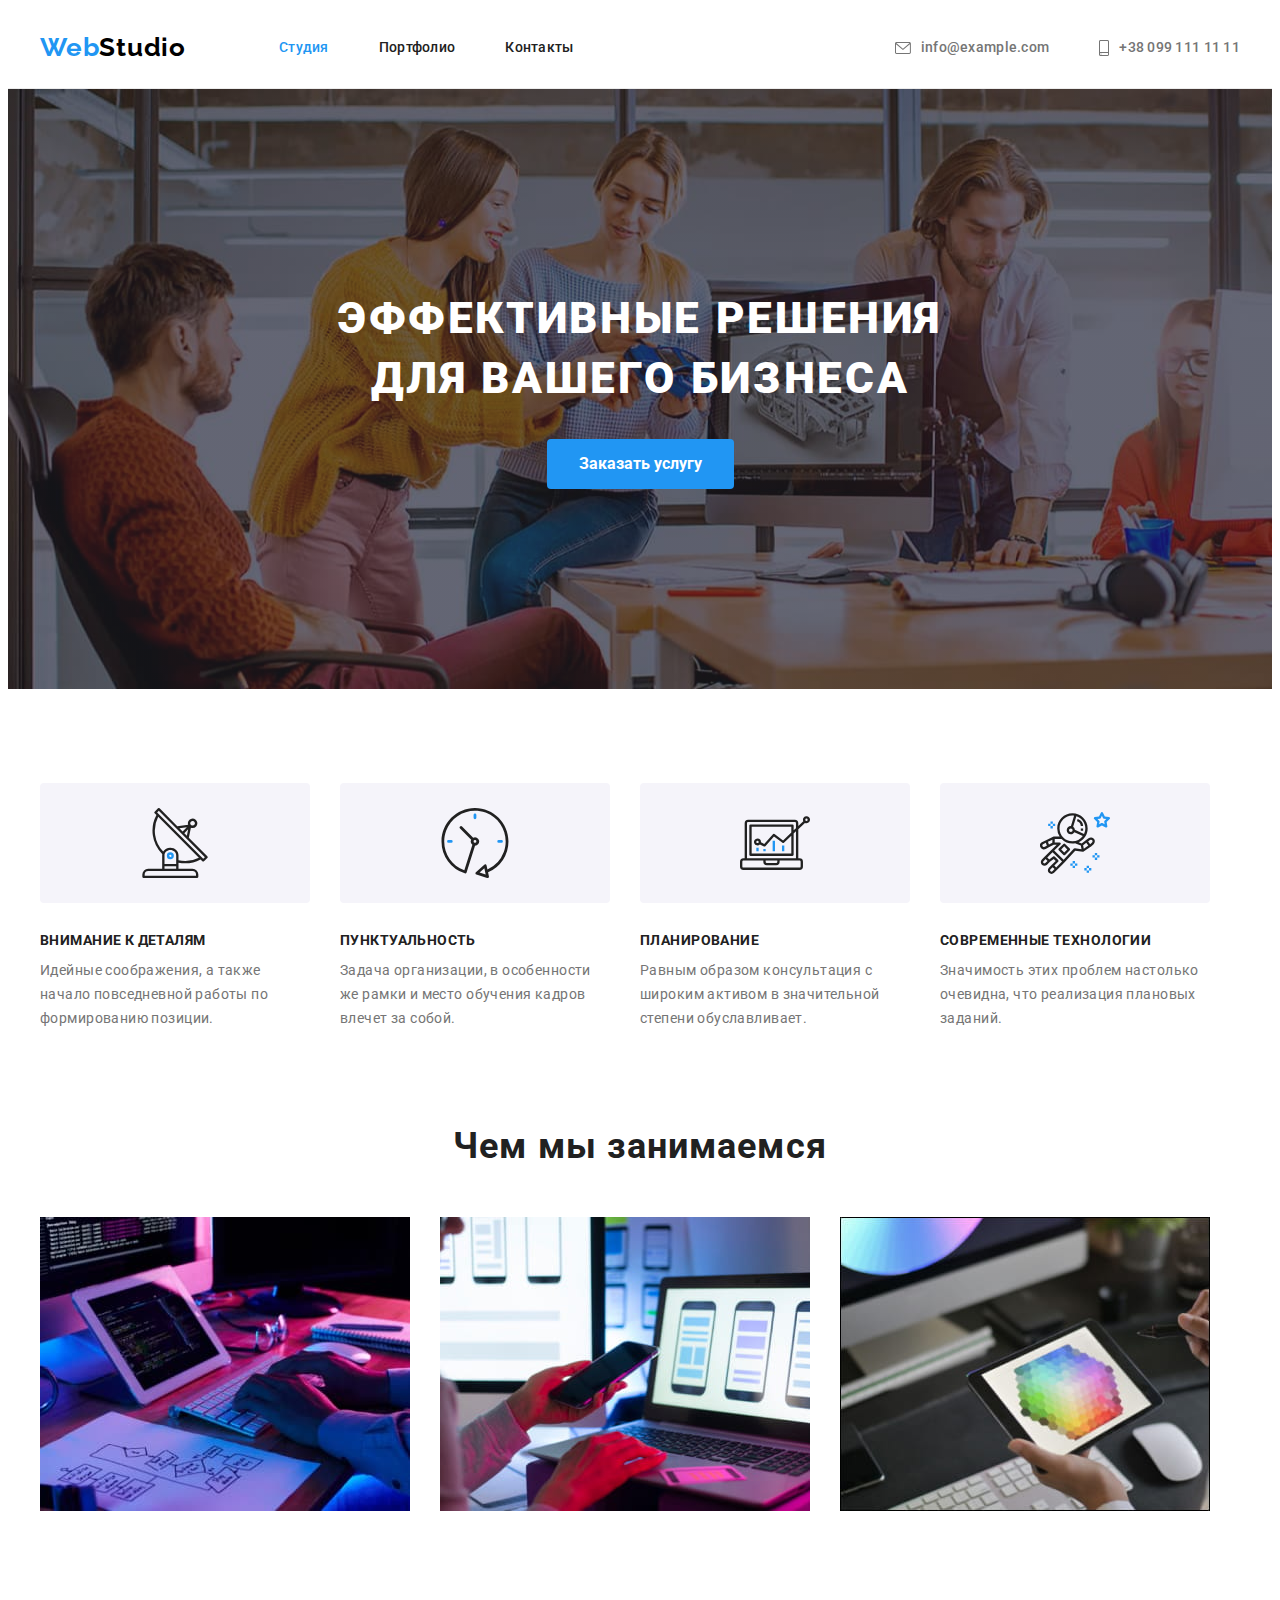
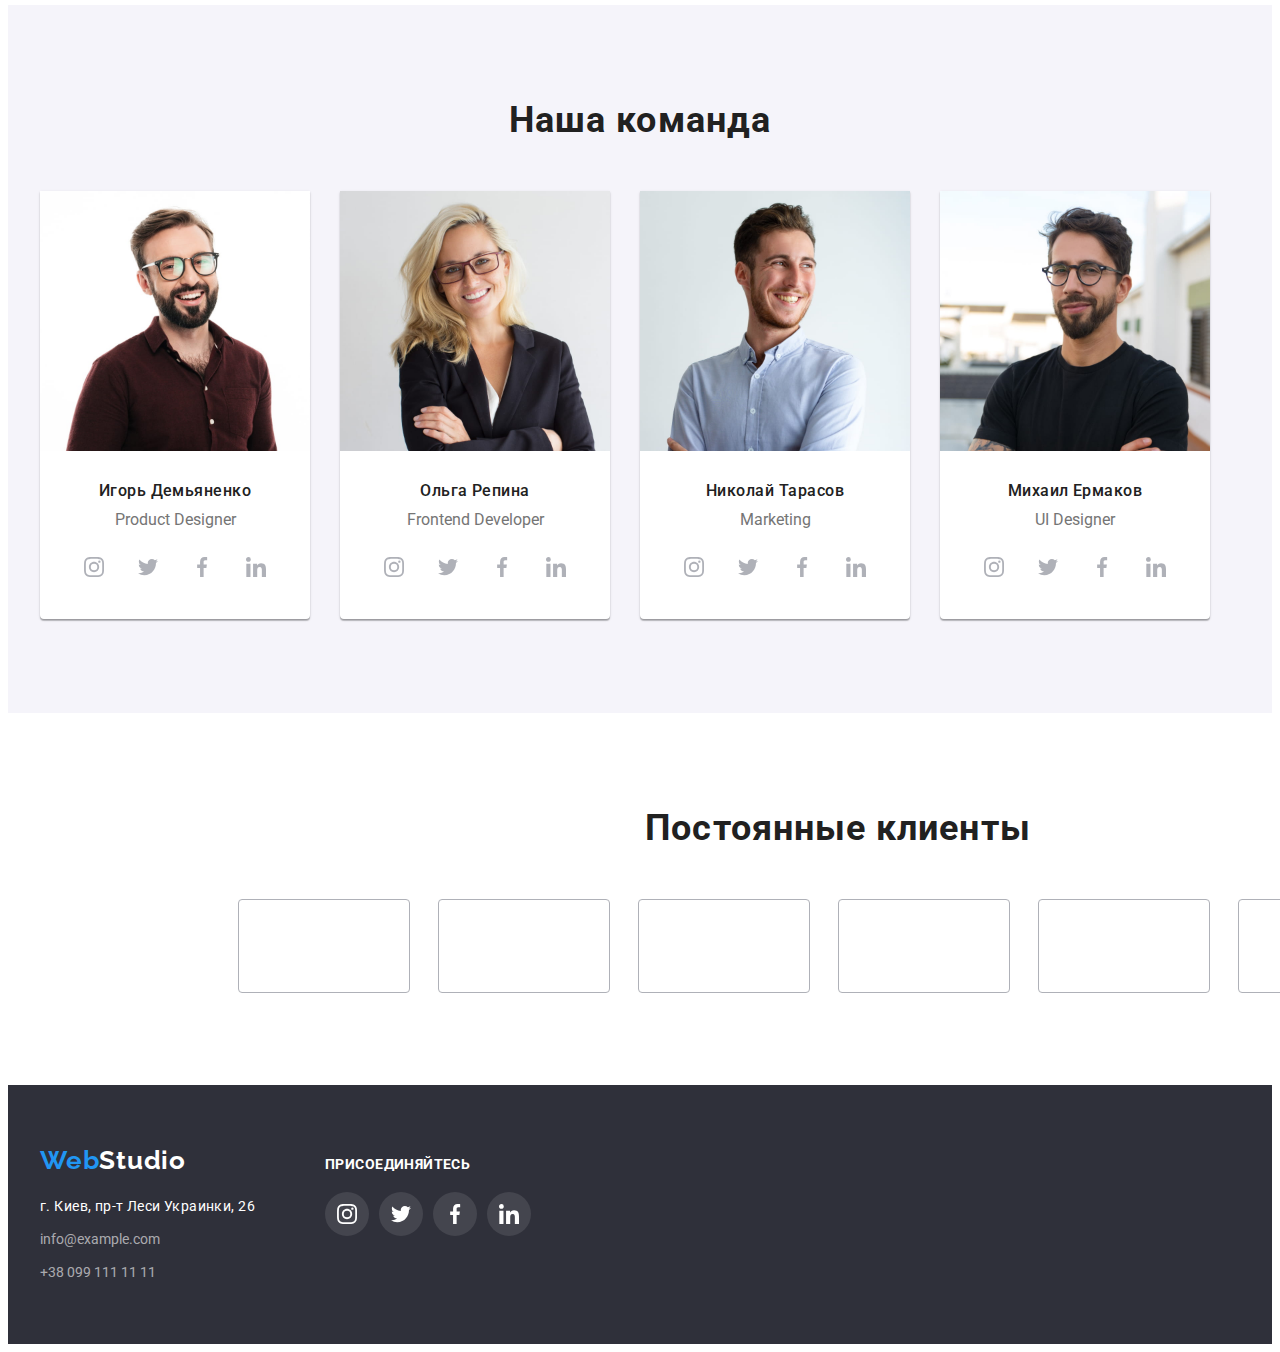
<file: index.html>
<!DOCTYPE html>
<html lang="ru">
  <head>
    <meta charset="UTF-8" />
    <meta http-equiv="X-UA-Compatible" content="IE=edge" />
    <meta name="viewport" content="width=device-width, initial-scale=1.0" />
    <title>Студия</title>
    <link rel="preconnect" href="https://fonts.googleapis.com" />
    <link rel="preconnect" href="https://fonts.gstatic.com" crossorigin />
    <link
      href="https://fonts.googleapis.com/css2?family=Raleway:wght@700&family=Roboto:wght@400;500;700;900&display=swap"
      rel="stylesheet"
    />
    <link
      rel="stylesheet"
      href="https://cdnjs.cloudflare.com/ajax/libs/modern-normalize/1.1.0/modern-normalize.min.css"
      integrity="sha512-wpPYUAdjBVSE4KJnH1VR1HeZfpl1ub8YT/NKx4PuQ5NmX2tKuGu6U/JRp5y+Y8XG2tV+wKQpNHVUX03MfMFn9Q=="
      crossorigin="anonymous"
      referrerpolicy="no-referrer"
    />
    <link rel="stylesheet" href="./css/styles.css" />
  </head>
  <body>
    <!-- Header -->

    <header class="header">
      <div class="container header-container">
        <nav class="navigation">
          <a class="logo link" href="">Web<span class="logo-black">Studio</span></a>
          <ul class="list nav-list">
            <li><a class="item link current" href="">Студия</a></li>
            <li><a class="item link" href="./portfolio.html">Портфолио</a></li>
            <li><a class="item link" href="">Контакты</a></li>
          </ul>
        </nav>
        <ul class="contacts list">
          <li>
            <a class="item link" href="mailto:info@example.com">
              <svg class="header-icon" width="16" height="12">
                <use href="./images/sprite.svg#envelope"></use>
              </svg>
              info@example.com</a
            >
          </li>
          <li>
            <a class="item link" href="tel:+380991111111">
              <svg class="header-icon" width="10" height="16">
                <use href="./images/sprite.svg#smartphone"></use>
              </svg>
              +38 099 111 11 11</a
            >
          </li>
        </ul>
      </div>
    </header>
    <main>
      <!-- Hero -->

      <section class="hero">
        <div class="container">
          <h1 class="title">Эффективные решения для вашего бизнеса</h1>
          <button class="btn" type="button">Заказать услугу</button>
        </div>
      </section>

      <!-- Peculiarities  -->
      <section class="peculiarities section">
        <div class="container">
          <h2 class="peculiarities visually-hidden">Особенности</h2>
          <ul class="list peculiarities-group">
            <li class="item">
              <div class="icon-container">
                <svg class="icon" width="70" height="70">
                  <use href="./images/sprite.svg#antenna"></use>
                </svg>
              </div>
              <h3 class="title">Внимание к деталям</h3>
              <p class="text">
                Идейные соображения, а также начало повседневной работы по формированию позиции.
              </p>
            </li>
            <li class="item">
              <div class="icon-container">
                <svg class="icon" width="70" height="70">
                  <use href="./images/sprite.svg#clock"></use>
                </svg>
              </div>
              <h3 class="title">Пунктуальность</h3>
              <p class="text">
                Задача организации, в особенности же рамки и место обучения кадров влечет за собой.
              </p>
            </li>
            <li class="item">
              <div class="icon-container">
                <svg class="icon" width="70" height="70">
                  <use href="./images/sprite.svg#diagram"></use>
                </svg>
              </div>
              <h3 class="title">Планирование</h3>
              <p class="text">
                Равным образом консультация с широким активом в значительной степени обуславливает.
              </p>
            </li>
            <li class="item">
              <div class="icon-container">
                <svg class="icon" width="70" height="70">
                  <use href="./images/sprite.svg#astronaut"></use>
                </svg>
              </div>
              <h3 class="title">Современные технологии</h3>
              <p class="text">
                Значимость этих проблем настолько очевидна, что реализация плановых заданий.
              </p>
            </li>
          </ul>
        </div>
      </section>

      <!-- What-doing  -->

      <section class="what-doing section">
        <div class="container">
          <h2 class="title">Чем мы занимаемся</h2>
          <ul class="list what-doing-group">
            <li class="item">
              <img src="./images/mainpage-img/box1.jpg" alt="Набор текста" width="370" />
            </li>
            <li class="item">
              <img
                src="./images/mainpage-img/box2.jpg"
                alt="Синхронизация с телефоном"
                width="370"
              />
            </li>
            <li class="item">
              <img src="./images/mainpage-img/box3.jpg" alt="Результат на экране" width="370" />
            </li>
          </ul>
        </div>
      </section>

      <!-- Team  -->

      <section class="team section">
        <div class="container">
          <h2 class="title">Наша команда</h2>
          <ul class="list team-group">
            <li class="item">
              <img
                src="./images/mainpage-img/teamcard1.jpg"
                alt="фото Игорь Демьяненко"
                width="270"
              />
              <div class="subtext">
                <h3 class="subtitle">Игорь Демьяненко</h3>
                <p class="text" lang="en">Product Designer</p>
                <ul class="socials list">
                  <li class="socials-item">
                    <a
                      class="socials-link link"
                      href=""
                      target="_blank"
                      rel="noopener noreferrer"
                      aria-label="иконка Instagram"
                    >
                      <svg class="socials-icon" width="20" height="20">
                        <use href="./images/sprite.svg#instagram"></use>
                      </svg>
                    </a>
                  </li>
                  <li class="socials-item">
                    <a
                      class="socials-link link"
                      href=""
                      target="_blank"
                      rel="noopener noreferrer"
                      aria-label="иконка Twitter"
                    >
                      <svg class="socials-icon" width="20" height="20">
                        <use href="./images/sprite.svg#twitter"></use>
                      </svg>
                    </a>
                  </li>
                  <li class="socials-item">
                    <a
                      class="socials-link link"
                      href=""
                      target="_blank"
                      rel="noopener noreferrer"
                      aria-label="иконка Facebook"
                    >
                      <svg class="socials-icon" width="20" height="20">
                        <use href="./images/sprite.svg#facebook"></use>
                      </svg>
                    </a>
                  </li>
                  <li class="socials-item">
                    <a
                      class="socials-link link"
                      href=""
                      target="_blank"
                      rel="noopener noreferrer"
                      aria-label="иконка Linkedin"
                    >
                      <svg class="socials-icon" width="20" height="20">
                        <use href="./images/sprite.svg#linkedin"></use>
                      </svg>
                    </a>
                  </li>
                </ul>
              </div>
            </li>
            <li class="item">
              <img src="./images/mainpage-img/teamcard2.jpg" alt="фото Ольга Репина" width="270" />
              <div class="subtext">
                <h3 class="subtitle">Ольга Репина</h3>
                <p class="text" lang="en">Frontend Developer</p>
                <ul class="socials list">
                  <li class="socials-item">
                    <a
                      class="socials-link link"
                      href=""
                      target="_blank"
                      rel="noopener noreferrer"
                      aria-label="иконка Instagram"
                    >
                      <svg class="socials-icon" width="20" height="20">
                        <use href="./images/sprite.svg#instagram"></use>
                      </svg>
                    </a>
                  </li>
                  <li class="socials-item">
                    <a
                      class="socials-link link"
                      href=""
                      target="_blank"
                      rel="noopener noreferrer"
                      aria-label="иконка Twitter"
                    >
                      <svg class="socials-icon" width="20" height="20">
                        <use href="./images/sprite.svg#twitter"></use>
                      </svg>
                    </a>
                  </li>
                  <li class="socials-item">
                    <a
                      class="socials-link link"
                      href=""
                      target="_blank"
                      rel="noopener noreferrer"
                      aria-label="иконка Facebook"
                    >
                      <svg class="socials-icon" width="20" height="20">
                        <use href="./images/sprite.svg#facebook"></use>
                      </svg>
                    </a>
                  </li>
                  <li class="socials-item">
                    <a
                      class="socials-link link"
                      href=""
                      target="_blank"
                      rel="noopener noreferrer"
                      aria-label="иконка Linkedin"
                    >
                      <svg class="socials-icon" width="20" height="20">
                        <use href="./images/sprite.svg#linkedin"></use>
                      </svg>
                    </a>
                  </li>
                </ul>
              </div>
            </li>
            <li class="item">
              <img
                src="./images/mainpage-img/teamcard3.jpg"
                alt="фото Николай Тарасов"
                width="270"
              />
              <div class="subtext">
                <h3 class="subtitle">Николай Тарасов</h3>
                <p class="text" lang="en">Marketing</p>
                <ul class="socials list">
                  <li class="socials-item">
                    <a
                      class="socials-link link"
                      href=""
                      target="_blank"
                      rel="noopener noreferrer"
                      aria-label="иконка Instagram"
                    >
                      <svg class="socials-icon" width="20" height="20">
                        <use href="./images/sprite.svg#instagram"></use>
                      </svg>
                    </a>
                  </li>
                  <li class="socials-item">
                    <a
                      class="socials-link link"
                      href=""
                      target="_blank"
                      rel="noopener noreferrer"
                      aria-label="иконка Twitter"
                    >
                      <svg class="socials-icon" width="20" height="20">
                        <use href="./images/sprite.svg#twitter"></use>
                      </svg>
                    </a>
                  </li>
                  <li class="socials-item">
                    <a
                      class="socials-link link"
                      href=""
                      target="_blank"
                      rel="noopener noreferrer"
                      aria-label="иконка Facebook"
                    >
                      <svg class="socials-icon" width="20" height="20">
                        <use href="./images/sprite.svg#facebook"></use>
                      </svg>
                    </a>
                  </li>
                  <li class="socials-item">
                    <a
                      class="socials-link link"
                      href=""
                      target="_blank"
                      rel="noopener noreferrer"
                      aria-label="иконка Linkedin"
                    >
                      <svg class="socials-icon" width="20" height="20">
                        <use href="./images/sprite.svg#linkedin"></use>
                      </svg>
                    </a>
                  </li>
                </ul>
              </div>
            </li>
            <li class="item">
              <img
                src="./images/mainpage-img/teamcard4.jpg"
                alt="фото Михаил Ермаков"
                width="270"
              />
              <div class="subtext">
                <h3 class="subtitle">Михаил Ермаков</h3>
                <p class="text" lang="en">UI Designer</p>
                <ul class="socials list">
                  <li class="socials-item">
                    <a
                      class="socials-link link"
                      href=""
                      target="_blank"
                      rel="noopener noreferrer"
                      aria-label="иконка Instagram"
                    >
                      <svg class="socials-icon" width="20" height="20">
                        <use href="./images/sprite.svg#instagram"></use>
                      </svg>
                    </a>
                  </li>
                  <li class="socials-item">
                    <a
                      class="socials-link link"
                      href=""
                      target="_blank"
                      rel="noopener noreferrer"
                      aria-label="иконка Twitter"
                    >
                      <svg class="socials-icon" width="20" height="20">
                        <use href="./images/sprite.svg#twitter"></use>
                      </svg>
                    </a>
                  </li>
                  <li class="socials-item">
                    <a
                      class="socials-link link"
                      href=""
                      target="_blank"
                      rel="noopener noreferrer"
                      aria-label="иконка Facebook"
                    >
                      <svg class="socials-icon" width="20" height="20">
                        <use href="./images/sprite.svg#facebook"></use>
                      </svg>
                    </a>
                  </li>
                  <li class="socials-item">
                    <a
                      class="socials-link link"
                      href=""
                      target="_blank"
                      rel="noopener noreferrer"
                      aria-label="иконка Linkedin"
                    >
                      <svg class="socials-icon" width="20" height="20">
                        <use href="./images/sprite.svg#linkedin"></use>
                      </svg>
                    </a>
                  </li>
                </ul>
              </div>
            </li>
          </ul>
        </div>
      </section>

      <!-- Regular customers  -->
      <section class="customers">
        <div class="container">
          <h2 class="title">Постоянные клиенты</h2>
          <ul class="list">
            <li class="item">
              <a class="link" href="">
                <svg class="customers-icon" width="106" height="60">
                  <use href="./images/sprite.svg#logo-1"></use>
                </svg>
              </a>
            </li>
            <li class="item">
              <a class="link" href="">
                <svg class="customers-icon" width="106" height="60">
                  <use href="./images/sprite.svg#logo-2"></use>
                </svg>
              </a>
            </li>
            <li class="item">
              <a class="link" href="">
                <svg class="customers-icon" width="106" height="60">
                  <use href="./images/sprite.svg#logo-3"></use>
                </svg>
              </a>
            </li>
            <li class="item">
              <a class="link" href="">
                <svg class="customers-icon" width="106" height="60">
                  <use href="./images/sprite.svg#logo-4"></use>
                </svg>
              </a>
            </li>
            <li class="item">
              <a class="link" href="">
                <svg class="customers-icon" width="106" height="60">
                  <use href="./images/sprite.svg#logo-5"></use>
                </svg>
              </a>
            </li>
            <li class="item">
              <a class="link" href="">
                <svg class="customers-icon" width="106" height="60">
                  <use href="./images/sprite.svg#logo-6"></use>
                </svg>
              </a>
            </li>
          </ul>
        </div>
      </section>
    </main>

    <!-- Footer -->

    <footer class="bottom">
      <div class="container wrap-footer">
        <div class="container-footer">
          <a class="logo link" href="">Web<span class="logo-white">Studio</span></a>
          <address class="address">
            <p class="text">г. Киев, пр-т Леси Украинки, 26</p>
            <ul class="list">
              <li class="item">
                <a class="link" href="mailto:info@example.com">info@example.com</a><br />
              </li>
              <li class="item"><a class="link" href="tel:+380991111111">+38 099 111 11 11</a></li>
            </ul>
          </address>
        </div>
        <div class="join">
          <h3 class="text">присоединяйтесь</h3>
          <ul class="socials list">
            <li class="socials-item">
              <a
                class="socials-link link"
                href=""
                target="_blank"
                rel="noopener noreferrer"
                aria-label="иконка Instagram"
              >
                <svg class="socials-icon" width="20" height="20">
                  <use href="./images/sprite.svg#instagram"></use>
                </svg>
              </a>
            </li>
            <li class="socials-item">
              <a
                class="socials-link link"
                href=""
                target="_blank"
                rel="noopener noreferrer"
                aria-label="иконка Twitter"
              >
                <svg class="socials-icon" width="20" height="20">
                  <use href="./images/sprite.svg#twitter"></use>
                </svg>
              </a>
            </li>
            <li class="socials-item">
              <a
                class="socials-link link"
                href=""
                target="_blank"
                rel="noopener noreferrer"
                aria-label="иконка Facebook"
              >
                <svg class="socials-icon" width="20" height="20">
                  <use href="./images/sprite.svg#facebook"></use>
                </svg>
              </a>
            </li>
            <li class="socials-item">
              <a
                class="socials-link link"
                href=""
                target="_blank"
                rel="noopener noreferrer"
                aria-label="иконка Linkedin"
              >
                <svg class="socials-icon" width="20" height="20">
                  <use href="./images/sprite.svg#linkedin"></use>
                </svg>
              </a>
            </li>
          </ul>
        </div>
      </div>
    </footer>
  </body>
</html>
</file>
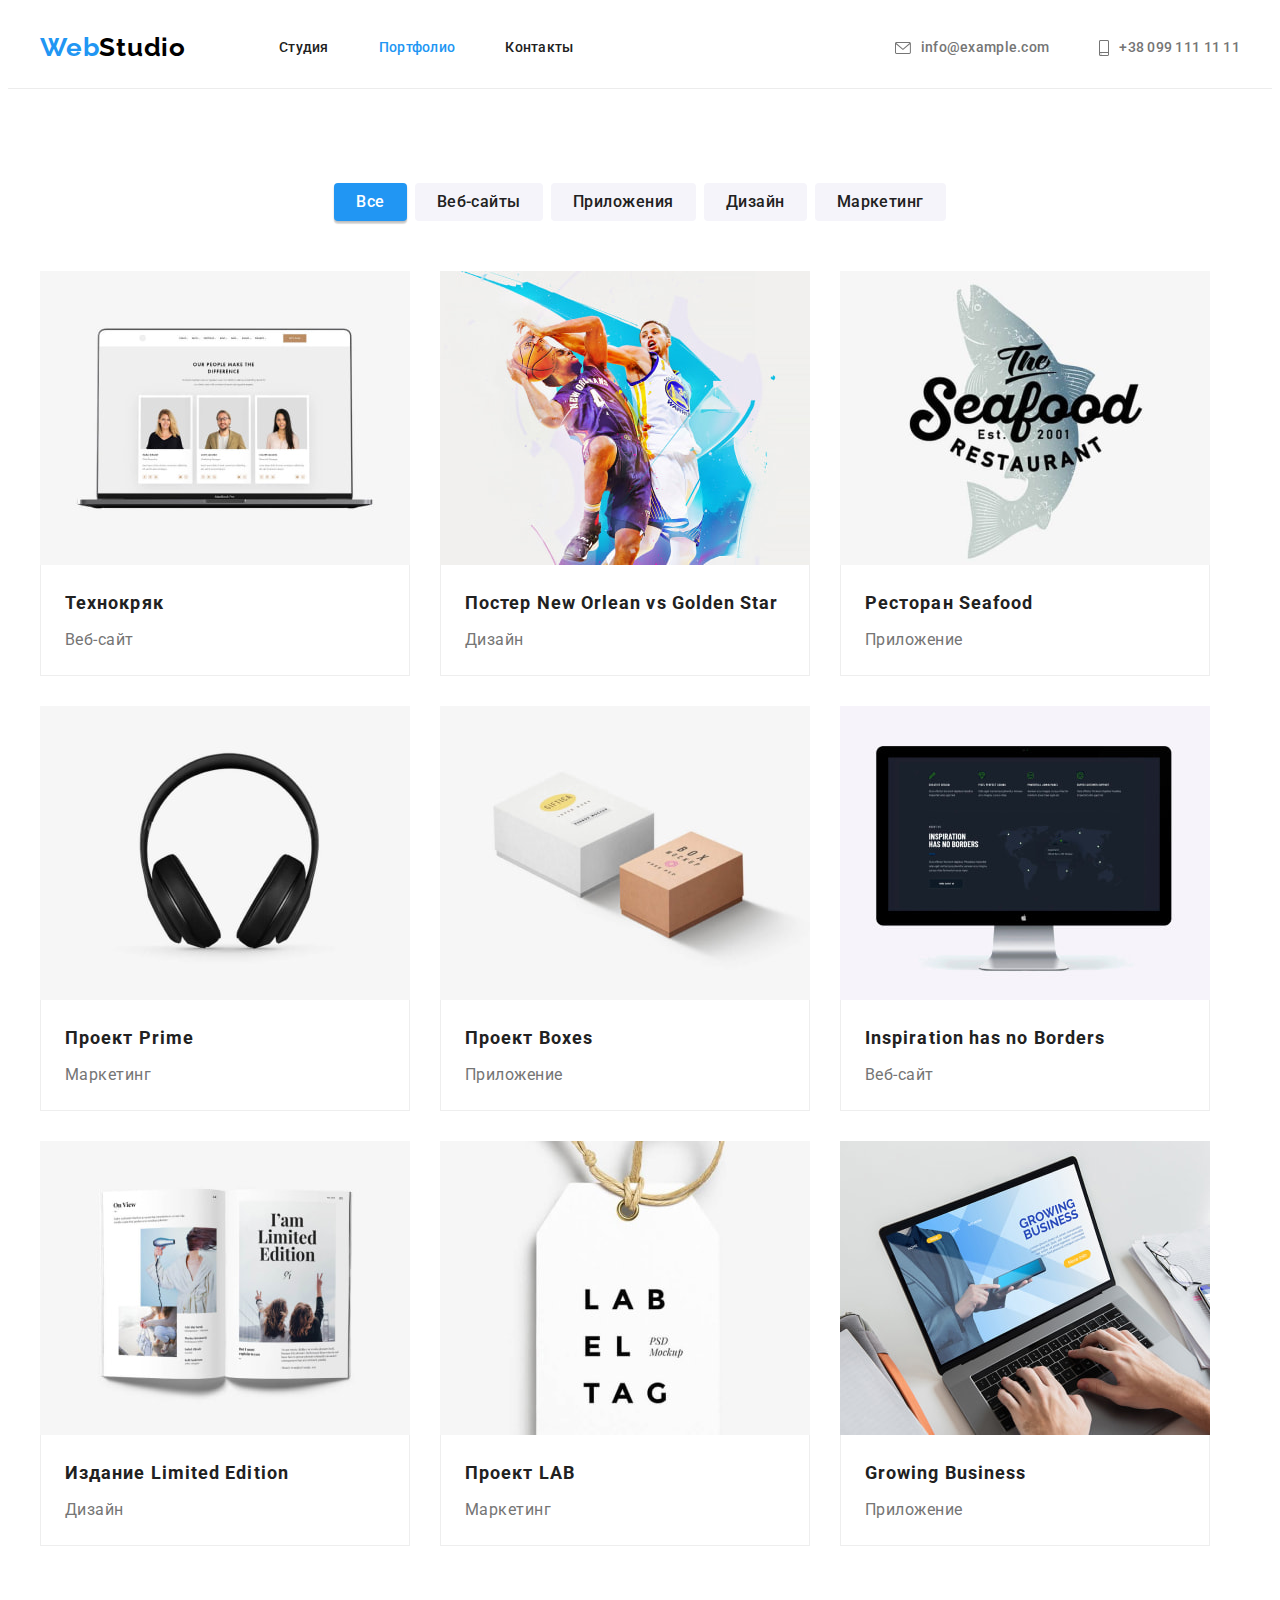
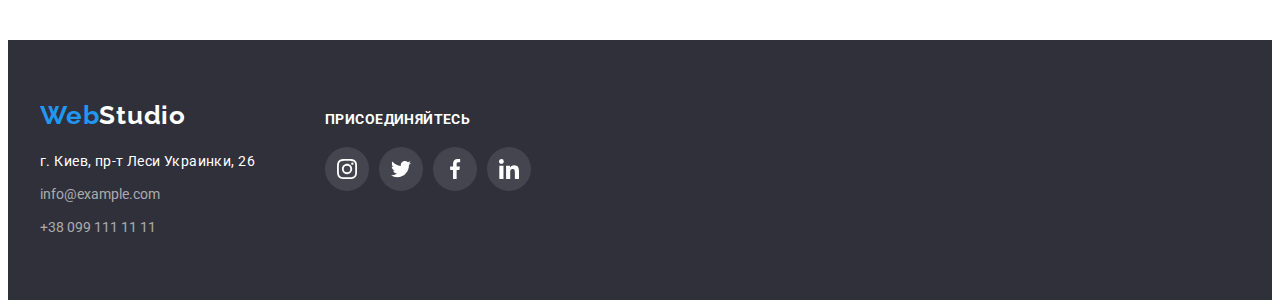
<file: portfolio.html>
<!DOCTYPE html>
<html lang="ru">
  <head>
    <meta charset="UTF-8" />
    <meta http-equiv="X-UA-Compatible" content="IE=edge" />
    <meta name="viewport" content="width=device-width, initial-scale=1.0" />
    <title>Студия</title>
    <link rel="preconnect" href="https://fonts.googleapis.com" />
    <link rel="preconnect" href="https://fonts.gstatic.com" crossorigin />
    <link
      href="https://fonts.googleapis.com/css2?family=Raleway:wght@700&family=Roboto:wght@400;500;700;900&display=swap"
      rel="stylesheet"
    />
    <link
      rel="stylesheet"
      href="https://cdnjs.cloudflare.com/ajax/libs/modern-normalize/1.1.0/modern-normalize.min.css"
      integrity="sha512-wpPYUAdjBVSE4KJnH1VR1HeZfpl1ub8YT/NKx4PuQ5NmX2tKuGu6U/JRp5y+Y8XG2tV+wKQpNHVUX03MfMFn9Q=="
      crossorigin="anonymous"
      referrerpolicy="no-referrer"
    />
    <link rel="stylesheet" href="./css/styles.css" />
  </head>
  <body>
    <!-- Header -->

    <header class="header">
      <div class="container header-container">
        <nav class="navigation">
          <a class="logo link" href="">Web<span class="logo-black">Studio</span></a>
          <ul class="list nav-list">
            <li><a class="item link" href="./index.html">Студия</a></li>
            <li><a class="item link current" href="">Портфолио</a></li>
            <li><a class="item link" href="">Контакты</a></li>
          </ul>
        </nav>
        <ul class="contacts list">
          <li>
            <a class="item link" href="mailto:info@example.com">
              <svg class="header-icon" width="16" height="12">
                <use href="./images/sprite.svg#envelope"></use>
              </svg>
              info@example.com</a
            >
          </li>
          <li>
            <a class="item link" href="tel:+380991111111">
              <svg class="header-icon" width="10" height="16">
                <use href="./images/sprite.svg#smartphone"></use>
              </svg>
              +38 099 111 11 11</a
            >
          </li>
        </ul>
      </div>
    </header>
    <main>
      <!-- Portfolio -->

      <section class="portfolio section">
        <div class="container">
          <ul class="list list-filter">
            <li class="item"><button class="btn current" type="button">Все</button></li>
            <li class="item"><button class="btn" type="button">Веб-сайты</button></li>
            <li class="item"><button class="btn" type="button">Приложения</button></li>
            <li class="item"><button class="btn" type="button">Дизайн</button></li>
            <li class="item"><button class="btn" type="button">Маркетинг</button></li>
          </ul>
          <ul class="list portfolio-group">
            <li class="item">
              <a class="link" href="">
                <img
                  src="./images/portfolio-img/tehnokrak.jpg"
                  alt="Веб-сайт на мониторе"
                  width="370"
                  height="294"
                />
                <div class="subtext">
                  <h3 class="subtitle">Технокряк</h3>
                  <p class="text">Веб-сайт</p>
                </div>
              </a>
            </li>
            <li class="item">
              <a class="link" href="">
                <img
                  src="./images/portfolio-img/bascet.jpg"
                  alt="Постер баскетбол"
                  width="370"
                  height="294"
                />
                <div class="subtext">
                  <h3 class="subtitle">Постер <span lang="en">New Orlean vs Golden Star</span></h3>
                  <p class="text">Дизайн</p>
                </div>
              </a>
            </li>
            <li class="item">
              <a class="link" href="">
                <img
                  src="./images/portfolio-img/seafood.jpg"
                  alt="Рыбный ресторан"
                  width="370"
                  height="294"
                />
                <div class="subtext">
                  <h3 class="subtitle">Ресторан <span lang="en">Seafood</span></h3>
                  <p class="text">Приложение</p>
                </div>
              </a>
            </li>
            <li class="item">
              <a class="link" href="">
                <img
                  src="./images/portfolio-img/prime.jpg"
                  alt="Наушники"
                  width="370"
                  height="294"
                />
                <div class="subtext">
                  <h3 class="subtitle">Проект <span lang="en">Prime</span></h3>
                  <p class="text">Маркетинг</p>
                </div>
              </a>
            </li>
            <li class="item">
              <a class="link" href="">
                <img
                  src="./images/portfolio-img/boxes.jpg"
                  alt="Коробки"
                  width="370"
                  height="294"
                />
                <div class="subtext">
                  <h3 class="subtitle">Проект <span lang="en">Boxes</span></h3>
                  <p class="text">Приложение</p>
                </div>
              </a>
            </li>
            <li class="item">
              <a class="link" href="">
                <img
                  src="./images/portfolio-img/inspiration.jpg"
                  alt="Монитор"
                  width="370"
                  height="294"
                />
                <div class="subtext">
                  <h3 class="subtitle" lang="en">Inspiration has no Borders</h3>
                  <p class="text">Веб-сайт</p>
                </div>
              </a>
            </li>
            <li class="item">
              <a class="link" href="">
                <img
                  src="./images/portfolio-img/limited.jpg"
                  alt="Книга"
                  width="370"
                  height="294"
                />
                <div class="subtext">
                  <h3 class="subtitle">Издание <span lang="en">Limited Edition</span></h3>
                  <p class="text">Дизайн</p>
                </div>
              </a>
            </li>
            <li class="item">
              <a class="link" href="">
                <img
                  src="./images/portfolio-img/lab.jpg"
                  alt="Бирка с надписью"
                  width="370"
                  height="294"
                />
                <div class="subtext">
                  <h3 class="subtitle">Проект <span lang="en">LAB</span></h3>
                  <p class="text">Маркетинг</p>
                </div>
              </a>
            </li>
            <li class="item">
              <a class="link" href="">
                <img
                  src="./images/portfolio-img/growing.jpg"
                  alt="Ноутбук"
                  width="370"
                  height="294"
                />
                <div class="subtext">
                  <h3 class="subtitle" lang="en">Growing Business</h3>
                  <p class="text">Приложение</p>
                </div>
              </a>
            </li>
          </ul>
        </div>
      </section>
    </main>

    <!-- Footer -->

    <footer class="bottom">
      <div class="container wrap-footer">
        <div class="container-footer">
          <a class="logo link" href="">Web<span class="logo-white">Studio</span></a>
          <address class="address">
            <p class="text">г. Киев, пр-т Леси Украинки, 26</p>
            <ul class="list">
              <li class="item">
                <a class="link" href="mailto:info@example.com">info@example.com</a><br />
              </li>
              <li class="item"><a class="link" href="tel:+380991111111">+38 099 111 11 11</a></li>
            </ul>
          </address>
        </div>
        <div class="join">
          <h3 class="text">присоединяйтесь</h3>
          <ul class="socials list">
            <li class="socials-item">
              <a
                class="socials-link link"
                href=""
                target="_blank"
                rel="noopener noreferrer"
                aria-label="иконка Instagram"
              >
                <svg class="socials-icon" width="20" height="20">
                  <use href="./images/sprite.svg#instagram"></use>
                </svg>
              </a>
            </li>
            <li class="socials-item">
              <a
                class="socials-link link"
                href=""
                target="_blank"
                rel="noopener noreferrer"
                aria-label="иконка Twitter"
              >
                <svg class="socials-icon" width="20" height="20">
                  <use href="./images/sprite.svg#twitter"></use>
                </svg>
              </a>
            </li>
            <li class="socials-item">
              <a
                class="socials-link link"
                href=""
                target="_blank"
                rel="noopener noreferrer"
                aria-label="иконка Facebook"
              >
                <svg class="socials-icon" width="20" height="20">
                  <use href="./images/sprite.svg#facebook"></use>
                </svg>
              </a>
            </li>
            <li class="socials-item">
              <a
                class="socials-link link"
                href=""
                target="_blank"
                rel="noopener noreferrer"
                aria-label="иконка Linkedin"
              >
                <svg class="socials-icon" width="20" height="20">
                  <use href="./images/sprite.svg#linkedin"></use>
                </svg>
              </a>
            </li>
          </ul>
        </div>
      </div>
    </footer>
  </body>
</html>
</file>
<file: css/styles.css>
/* CSS variables */
:root {
    --main-text-color: #212121;
    --second-text-color: #757575;
    --footer-text-color: rgba(255, 255, 255, 0.6);

    --bg-color: #FFFFFF;
    --hero-bg-color: #2F303A;
    --footer-bg-color: #2F303A;
    --bg-color-cards: #F5F4FA;
    
    --hero-btn-color: #FFFFFF;
    --text-btn-color-hover: #FFFFFF;
    --accent-color: #2196F3;

    --color-icons: #AFB1B8;

}


/* Hidden  */

.visually-hidden {
    position: absolute;
    white-space: nowrap;
    width: 1px;
    height: 1px;
    overflow: hidden;
    border: 0;
    padding: 0;
    clip: rect(0 0 0 0);
    clip-path: inset(50%);
    margin: -1px;
}

/* Global styles */
body {
    color: var(--main-text-color);
    background-color: var(--bg-color);

    font-family: 'Roboto',
    sans-serif;
}

.container {
    width: 1200px;
    padding-left: 15px;
    padding-right: 15px;
    margin: 0 auto;
}

.section {
    padding-top: 94px;
    padding-bottom: 94px;
}

h1,h2,h3,h4,h5,h6,p,ul {
    margin: 0;
    padding: 0;
}

.link {
    text-decoration: none;
}

.list {
    list-style: none;
    margin: 0;
    padding: 0;
}


/* Styles for header */

.header-container,
.navigation,
.header .list {
    display: flex;
}

.logo {
    display: block;

    color: var(--accent-color);

    font-family: 'Raleway',
    sans-serif;
    font-weight: 700;
    font-size: 26px;
    letter-spacing: 0.03em;

}

.header .logo {
    padding: 24px 0;
    margin-right: 93px;
}

.logo-black {
    color: #000000;
}

.logo-white {
    color: #FFFFFF;
}

.nav-list {
    padding-left: 0;
    align-items: center;
}

.nav-list li:not(:last-child) {
    margin-right: 50px;
}

.header {
    border-bottom: 1px solid #ECECEC;
}

.header .item {
    display: block;
    padding: 32px 0;
    margin: 0;
    
    color: currentColor;
    font-weight: 500;
    font-size: 14px;
    line-height: 1.14;
    letter-spacing: 0.02em;
}

.header .contacts {
    margin-left: auto;
    align-items: center;
}

.header .contacts li:first-child {
    margin-right: 50px;
}

.item.current {
    color: var(--accent-color);
}

.header .link:hover,
.header .link:focus {
    color: var(--accent-color);
}

.contacts .item {
    color: var(--second-text-color);
    display: flex;
    align-items: center;
}

.header-icon {
    fill: currentColor;
    margin-right: 10px;
}
/* Styles for hero */

.hero {
    padding: 200px 0;
    max-width: 1600px;
    max-height: 600px;
    background-color: var(--hero-bg-color);
    background-image: linear-gradient(rgba(47, 48, 58, 0.4), rgba(47, 48, 58, 0.4)), url(../images/mainpage-img/main-bg.jpg);
    margin: 0 auto;
}

.hero .title {
    width: 696px;
    margin: 0 auto;
    margin-bottom: 30px;
    
    color: #ffffff;

    text-transform: uppercase;
    font-weight: 900;
    font-size: 44px;
    line-height: 1.36;
    text-align: center;
    letter-spacing: 0.06em;
}

.hero .btn {
    display: block;
    margin: 0 auto;
    padding: 10px 32px;

    color: var(--hero-btn-color);
    background-color: var(--accent-color);

    font-family: inherit;
    font-weight: 700;
    font-size: 16px;
    line-height: 1.88;
    border: none;
    border-radius: 4px;

    cursor: pointer;
}    

.hero .btn:hover,
.hero .btn:focus {
    background-color: #188CE8;
}

/* Styles for peculiarities */

.peculiarities-group {
    display: flex;
}

.peculiarities-group .item {
    width: 270px;
}

.peculiarities-group .item:not(:last-child) {
    margin-right: 30px;
}

.peculiarities .title {
    margin-bottom: 10px;

    font-weight: 700;
    font-size: 14px;
    line-height: 1.14;
    letter-spacing: 0.03em;
    text-transform: uppercase;
}
.peculiarities .text {
    color: var(--second-text-color);

    font-size: 14px;
    line-height: 1.71;
    letter-spacing: 0.03em;
}

.icon-container {
    display: flex;
    align-items: center;
    justify-content: center;

    height: 120px;
    background-color: var(--bg-color-cards);
    margin-bottom: 30px;
    border-radius: 4px;
}

/* Styles for what doing */

.what-doing {
    padding-top: 0;
}

.what-doing-group {
    display: flex;
}

.what-doing-group img {
    display: block;
    max-width: 100%;
    height: auto;
}

.what-doing-group .item:not(:last-child) {
    margin-right: 30px;
}
.what-doing .title {
    margin-bottom: 50px;

    font-weight: 700;
    font-size: 36px;
    line-height: 1.17;
    text-align: center;
    letter-spacing: 0.03em;
}


/* Styles for our team */

.team {
    background-color: var(--bg-color-cards)
}

.team-group {
    display: flex;
}

.team-group img {
    display: block;
    max-width: 100%;
    height: auto;
}


.team-group .item:not(:last-child) {
    margin-right: 30px;
}

.team-group .item {
    background-color: #ffffff;
    border-radius: 0px 0px 4px 4px;
    box-shadow: 0px 1px 3px rgba(0, 0, 0, 0.12), 0px 1px 1px rgba(0, 0, 0, 0.14), 0px 2px 1px rgba(0, 0, 0, 0.2);
}


.team .title,
.customers .title {
    margin-bottom: 50px;

    font-weight: 700;
    font-size: 36px;
    line-height: 1.17;
    text-align: center;
    letter-spacing: 0.03em;
}

.team .subtitle {
    margin-bottom: 10px;

    font-weight: 500;
    font-size: 16px;
    line-height: 1.19;
    text-align: center;
    letter-spacing: 0.03em;
}

.team .text {
    color: var(--second-text-color);

    font-size: 16px;
    text-align: center;
    line-height: 1.19;

    margin-bottom: 16px;
}

.team .subtext {
    padding: 30px 15px;
}

.socials {
    display: flex;
    justify-content: center;
    align-items: center;
}

.socials-link {
    display: flex;
    align-items: center;
    justify-content: center;
    width: 44px;
    height: 44px;
    border-radius: 50%;
    color: var(--color-icons);
}

.socials-icon {
    fill: currentColor;
}

.socials-item:not(:last-child) {
    margin-right: 10px;
}

.socials-link:hover,
.socials-link:focus {
    color: var(--text-btn-color-hover);
    background-color: var(--accent-color);
}


/* Regular customers */

.customers {
    padding: 94px 215px;
}

.customers .list {
    display: flex;
}

.customers .item {
    width: 170px;
    height: 92px;
}

.customers .item:not(:last-child) {
    margin-right: 30px;
}

.customers .link {
    width: 100%;
    height: 100%;

    display: flex;
    align-items: center;
    justify-content: center;

    border: 1px solid var(--color-icons);
    border-radius: 4px;
    color: var(--color-icons);
}

.customers-icon {
    fill: currentColor;
}

.customers .link:hover,
.customers .link:focus {
    color: var(--accent-color);
    border-color: var(--accent-color);
}

/* Styles for footer */

.bottom {
    background-color: var(--footer-bg-color);

    padding: 60px 0;
}

.bottom .logo {
    display: inline-block;
    margin-bottom: 20px;
}

.bottom .text {
    margin-bottom: 9px;

    color: #FFFFFF;

    font-size: 14px;
    line-height: 1.71;
    letter-spacing: 0.03em;
}

.address {
    font-style: normal;
}

.address .link {
    color: var(--footer-text-color);

    font-size: 14px;
    line-height: 1.7;
}

.address .link:hover,
.address .link:focus {
    color: var(--accent-color);
}

.address .item:first-child {
    margin-bottom: 9px;
}

/* Join */

.wrap-footer {
    display: flex;
    align-items: baseline;
}

.container-footer {
    margin-right: 70px;
}

.join .text {
    font-weight: 700;
    font-size: 14px;
    line-height: 16px;
    letter-spacing: 0.03em;
    text-transform: uppercase;
    margin-bottom: 20px;
    
    color: #FFFFFF;
}

.bottom .socials-link {
    background-color: rgba(255, 255, 255, 0.1);
    color: #FFFFFF;
}

.bottom .socials-link:hover,
.bottom .socials-link:focus {
    background-color: var(--accent-color);
}

/* =======================
        Portfolio.html
======================= */
.portfolio .btn {
    padding: 6px 22px;

    color: currentColor;
    font-family: inherit;
    background-color: #F5F4FA;
    font-weight: 500;
    font-size: 16px;
    line-height: 1.62;
    letter-spacing: 0.03em;
    border: none;
    border-radius: 4px;
}

.portfolio .btn:hover,
.portfolio .btn:focus,
.btn.current {
    color: var(--text-btn-color-hover);
    background-color: var(--accent-color);
    cursor: pointer;
    box-shadow: 0px 3px 1px rgba(0, 0, 0, 0.1), 0px 1px 2px rgba(0, 0, 0, 0.08), 0px 2px 2px rgba(0, 0, 0, 0.12);
}

.list-filter {
    display: flex;
    align-items: center;
    justify-content: center;
    margin-bottom: 50px;
}

.list-filter .item:not(:last-child) {
    margin-right: 8px;
}

.portfolio-group {
    display: flex;
    flex-wrap: wrap;
}

.portfolio-group .item:not(:nth-child(3n)) {
    margin-right: 30px;
}

.portfolio-group .item:nth-child(-n+6) {
    margin-bottom: 30px;
}

.portfolio-group img {
    display: block;
    max-width: 100%;
    height: auto;
}
.portfolio-group .item {
    width: 370px;

}

.portfolio-group .link {
    display: block;
}

.portfolio-group .link:hover,
.portfolio-group .link:focus {
    box-shadow: 0px 1px 1px rgba(0, 0, 0, 0.12), 0px 4px 4px rgba(0, 0, 0, 0.06), 1px 4px 6px rgba(0, 0, 0, 0.16);
}

.portfolio .subtext {
    padding: 20px 24px;
    border: 1px solid #EEEEEE;
    border-top: none;
}

.portfolio .subtitle {
    margin-bottom: 4px;

    color: var(--main-text-color);

    font-weight: 700;
    font-size: 18px;
    line-height: 2;
    letter-spacing: 0.06em;
}

.portfolio .text {
    color: var(--second-text-color);

    line-height: 1.88;
    letter-spacing: 0.03em;
}
</file>
